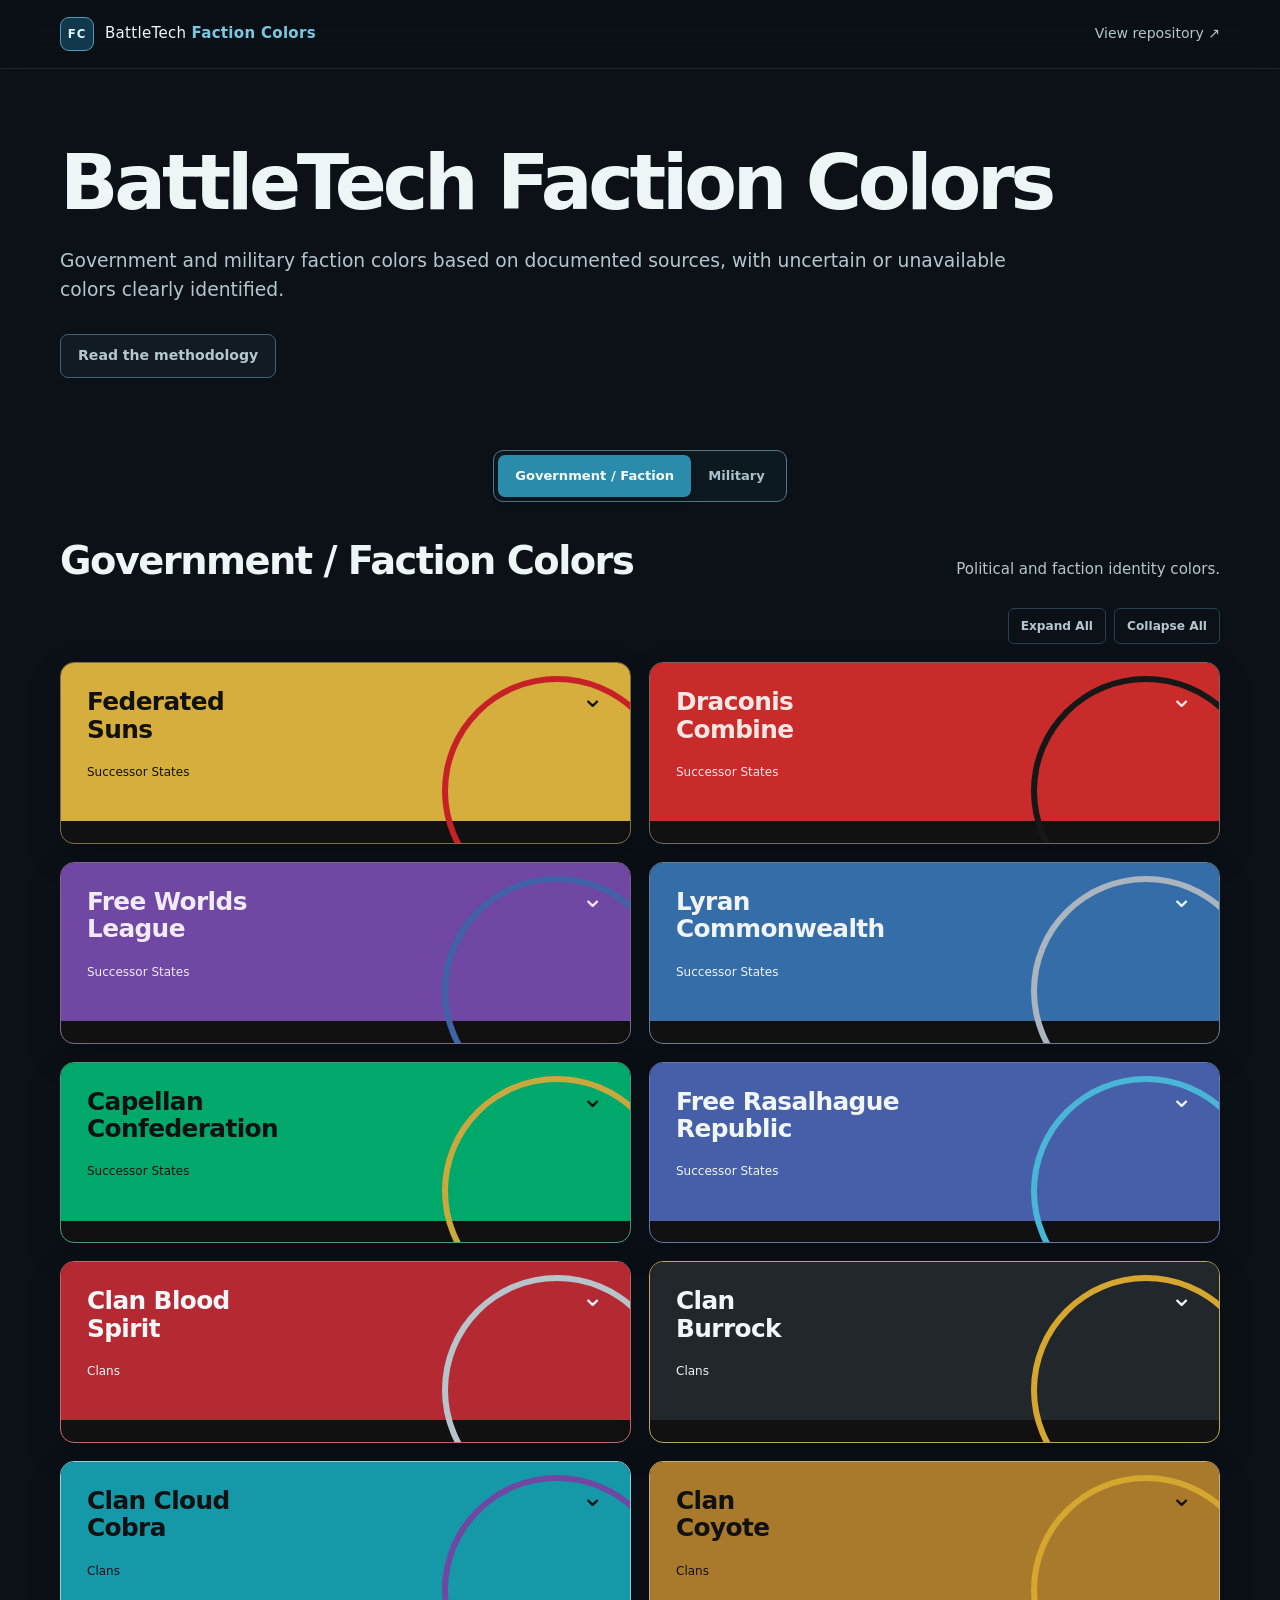
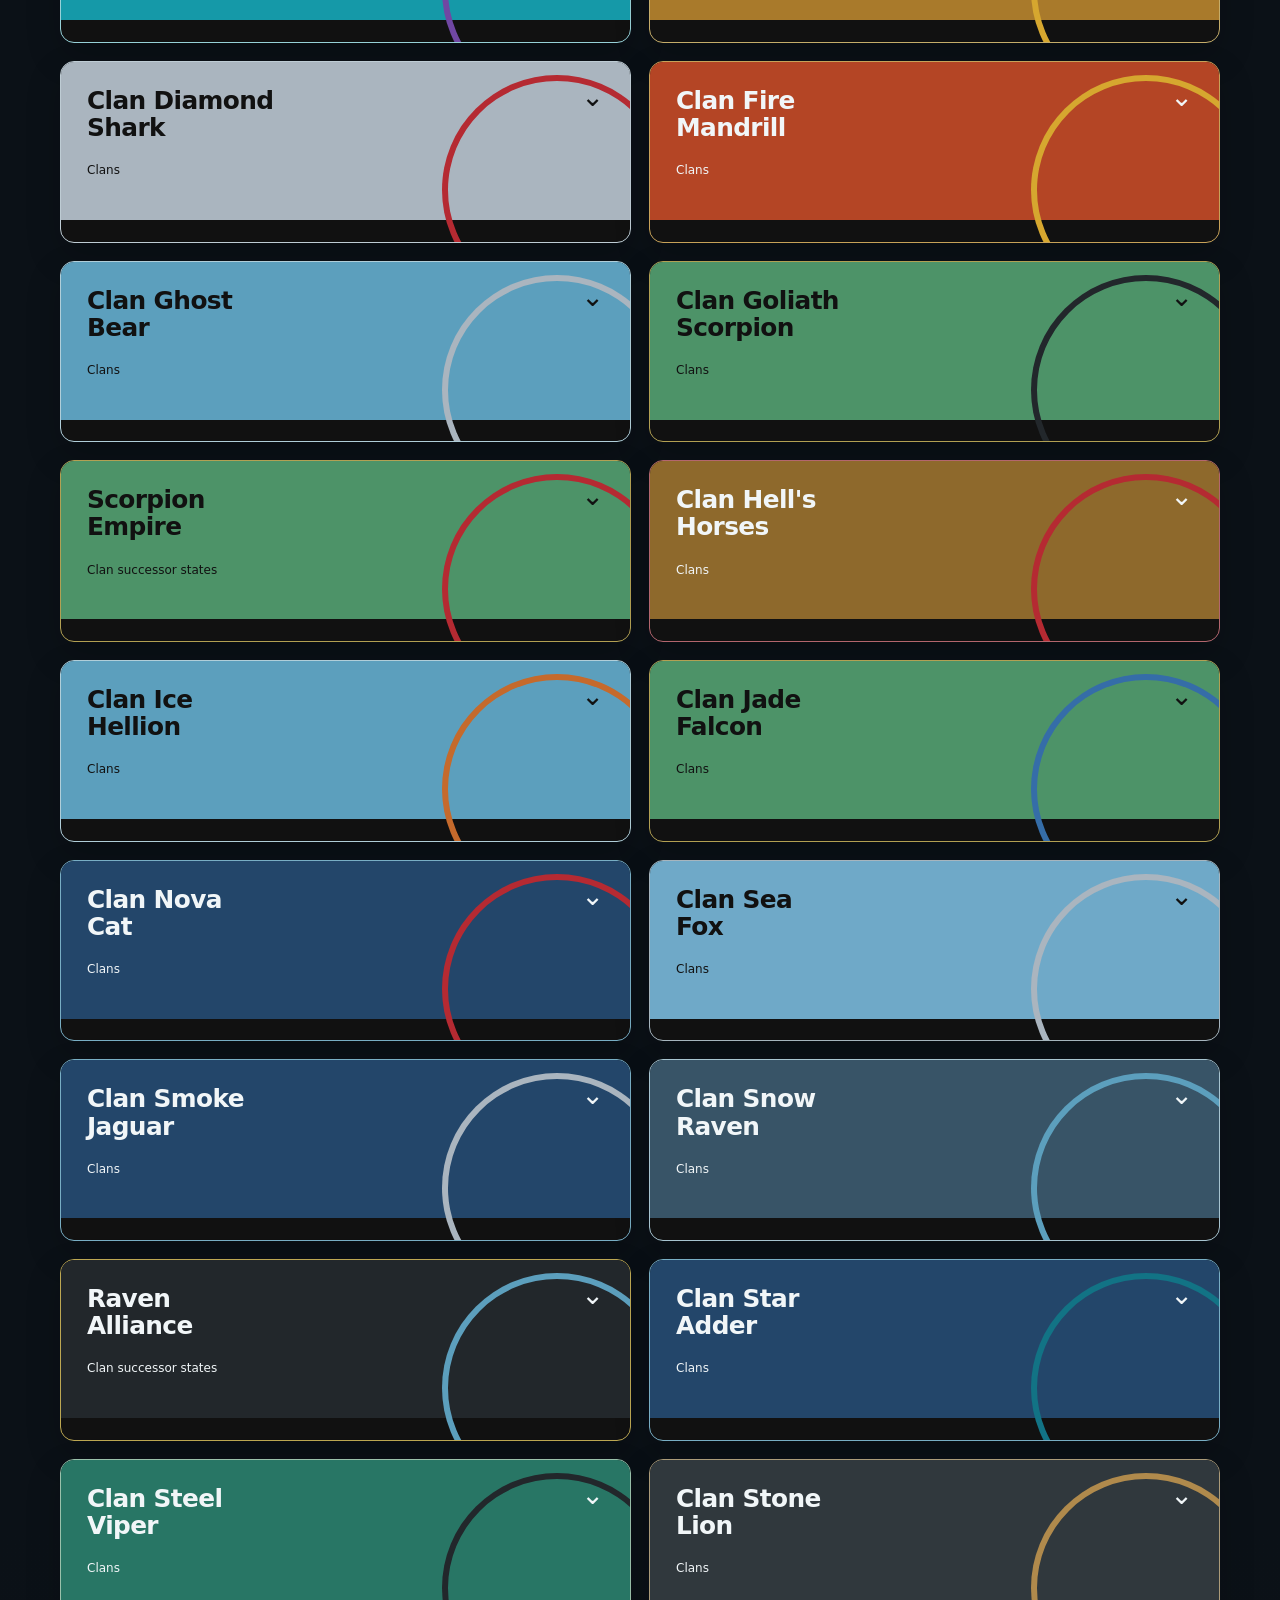
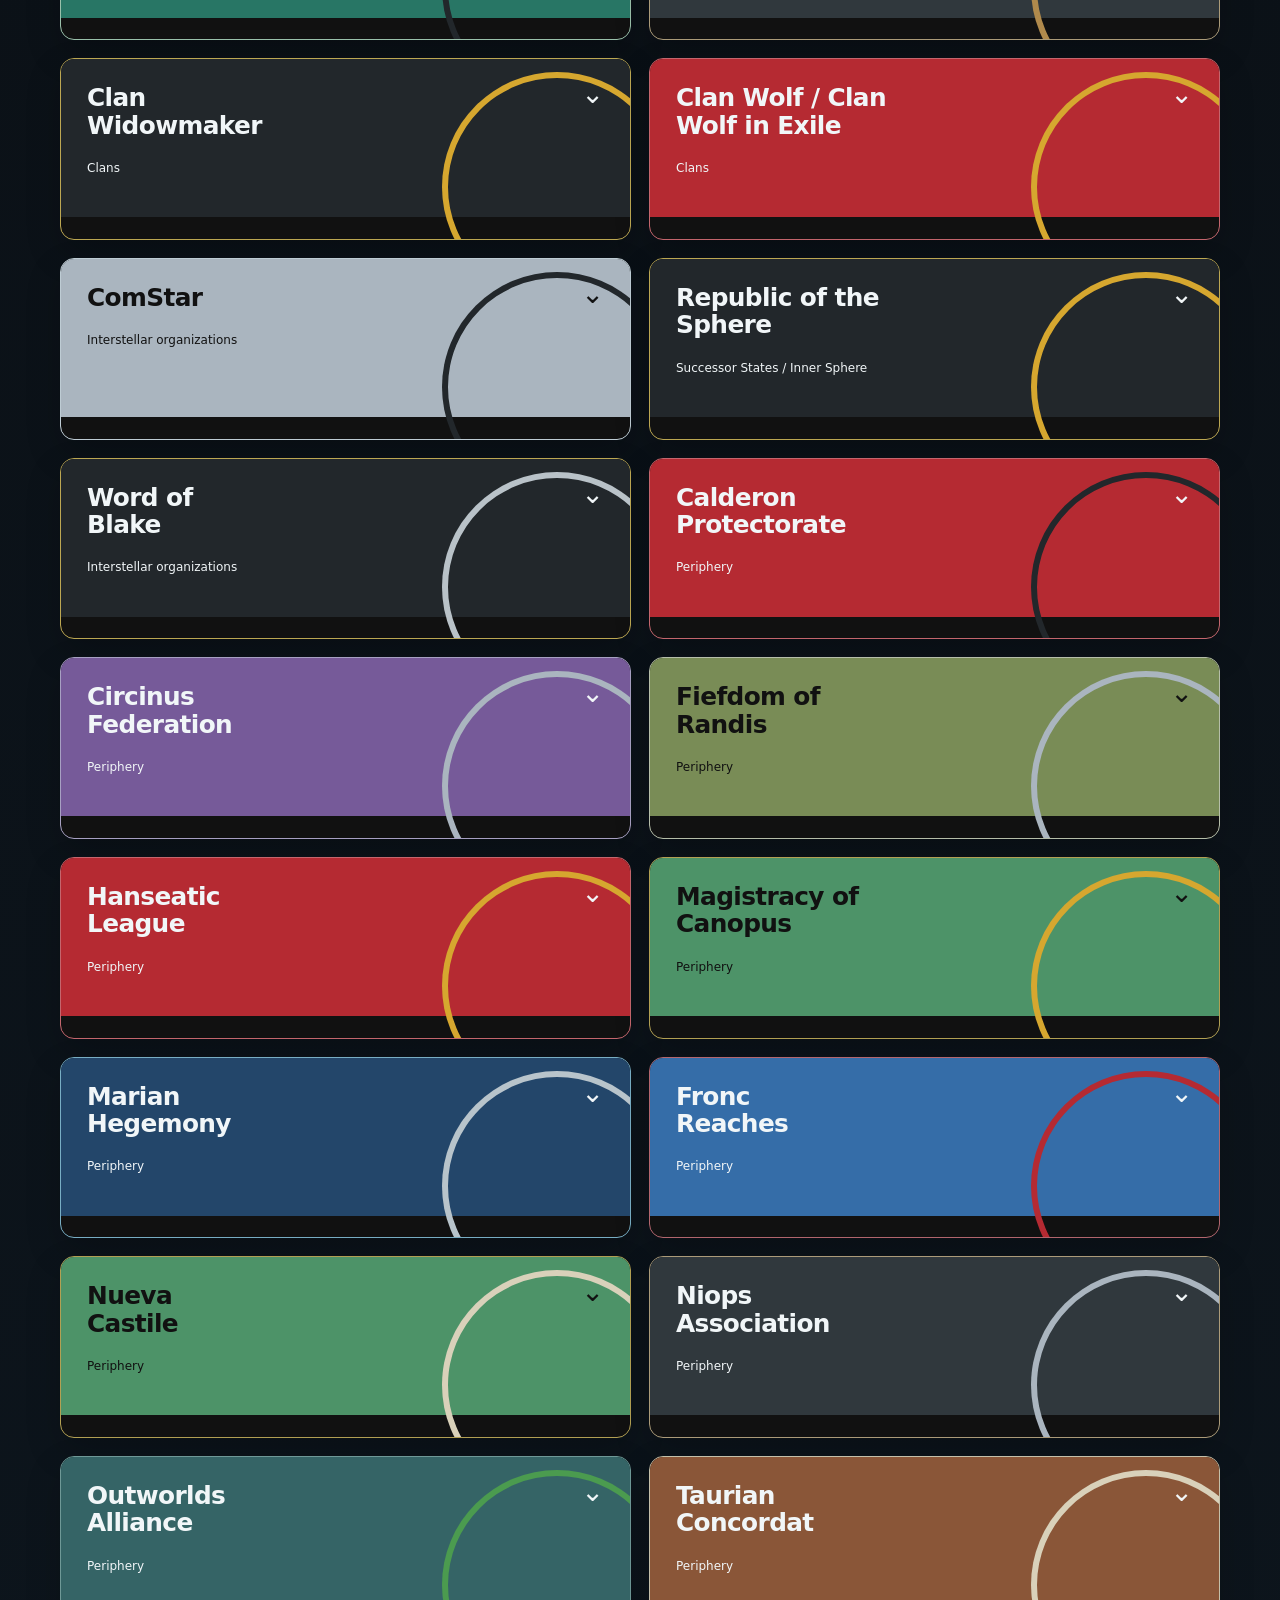
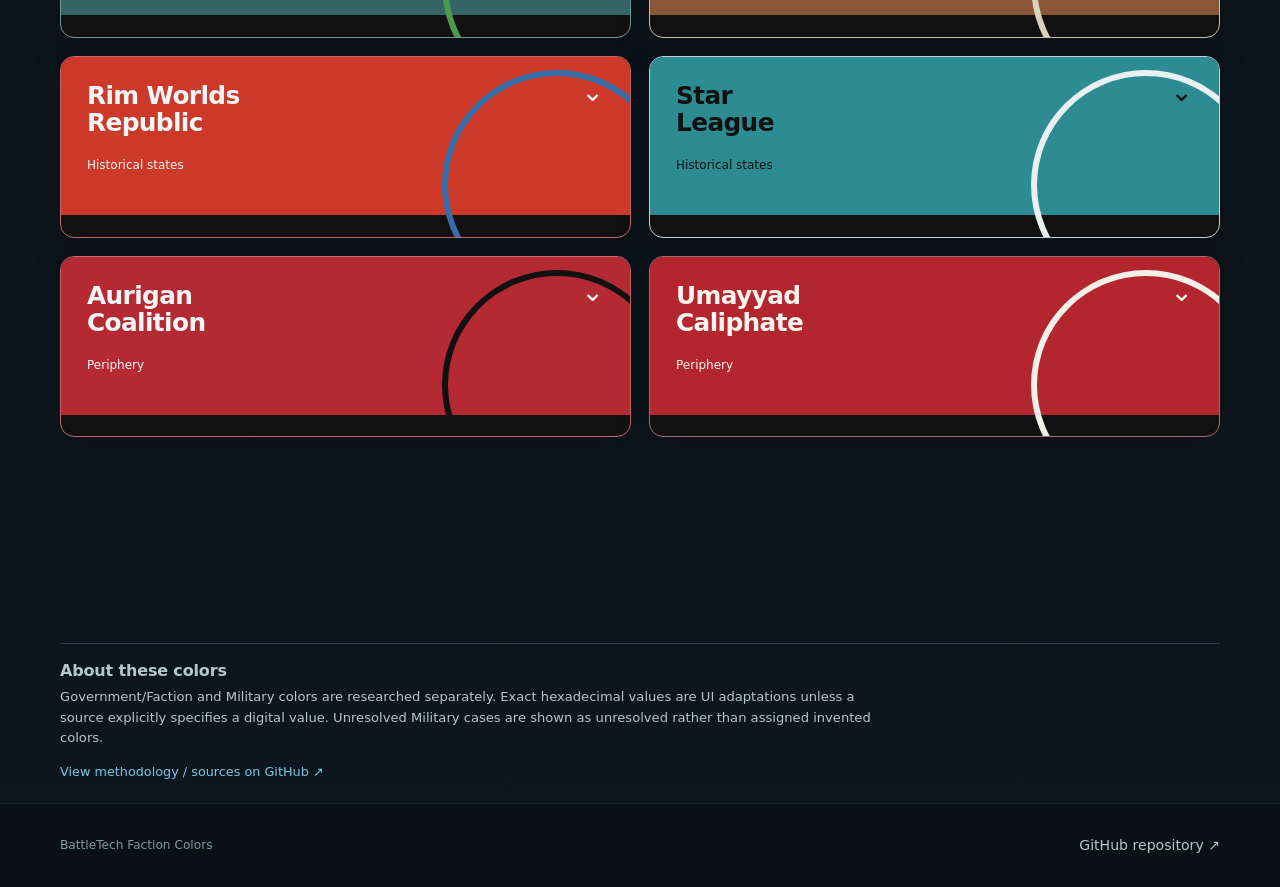
<file: index.html>
<!doctype html>
<html lang="en">
<head>
  <meta charset="utf-8">
  <meta name="viewport" content="width=device-width, initial-scale=1">
  <meta name="description" content="BattleTech government, faction, and military color reference based on documented sources.">
  <title>BattleTech Faction Colors</title>
    <link rel="stylesheet" href="styles.css?rev=v11-top-cleanup">
</head>
<body>
  <header class="site-header">
    <div class="shell header-inner">
      <a class="wordmark" href="./" aria-label="BattleTech Faction Colors home">
        <span class="wordmark-mark" aria-hidden="true">FC</span>
        <span>BattleTech <strong>Faction Colors</strong></span>
      </a>
      <div class="header-layer-control" aria-label="Identity layer" hidden>
        <button type="button" class="header-mode-button" data-mode="government" aria-pressed="true">Government / Faction</button>
        <button type="button" class="header-mode-button" data-mode="military" aria-pressed="false">Military</button>
      </div>
      <a class="repo-link" href="https://github.com/SANSd20/battletech-faction-colors">View repository <span aria-hidden="true">↗</span></a>
    </div>
  </header>

  <main>
    <section class="hero shell">
      <div class="hero-copy">
        <h1>BattleTech Faction Colors</h1>
        <p class="lede">Government and military faction colors based on documented sources, with uncertain or unavailable colors clearly identified.</p>
        <div class="hero-actions">
          <a class="button button-secondary" href="#methodology">Read the methodology</a>
        </div>
      </div>
    </section>

    <section class="identity-switcher shell" aria-label="Identity view">
      <div class="segmented-control" role="group" aria-label="Choose identity mode">
        <button type="button" class="mode-button is-active" data-mode="government" aria-pressed="true">Government / Faction</button>
        <button type="button" class="mode-button" data-mode="military" aria-pressed="false">Military</button>
      </div>
    </section>

    <section id="palettes" class="palette-section shell">
      <div class="section-heading">
        <div>
          <h2 id="mode-heading">Government / Faction Colors</h2>
        </div>
        <p id="mode-intro" class="section-intro">Political and faction identity colors.</p>
      </div>
      <div class="collection-controls" aria-label="Palette browsing controls">
        <button type="button" class="utility-button" data-collection-action="expand">Expand All</button>
        <button type="button" class="utility-button" data-collection-action="collapse">Collapse All</button>
      </div>
      <div id="palette-grid" class="palette-grid" aria-live="polite">
        <div class="loading-card"><span class="loader" aria-hidden="true"></span>Loading palette data from <code>palettes/government-ui.yaml</code>…</div>
      </div>
      <div id="pending-identities" class="pending-identities" aria-live="polite"></div>
      <noscript>
        <div class="noscript-note">JavaScript is required to load the palette cards directly from the authoritative YAML file. The methodology and project boundaries remain available below.</div>
      </noscript>
    </section>

    <section id="methodology" class="methodology shell" aria-labelledby="about-colors-heading">
      <h2 id="about-colors-heading">About these colors</h2>
      <p>Government/Faction and Military colors are researched separately. Exact hexadecimal values are UI adaptations unless a source explicitly specifies a digital value. Unresolved Military cases are shown as unresolved rather than assigned invented colors.</p>
      <a href="https://github.com/SANSd20/battletech-faction-colors">View methodology / sources on GitHub <span aria-hidden="true">↗</span></a>
    </section>
  </main>

  <footer class="site-footer">
    <div class="shell footer-inner">
      <span>BattleTech Faction Colors</span>
      <a href="https://github.com/SANSd20/battletech-faction-colors">GitHub repository <span aria-hidden="true">↗</span></a>
    </div>
  </footer>

    <script src="site.js?rev=v11-about-cleanup"></script>
</body>
</html>
</file>
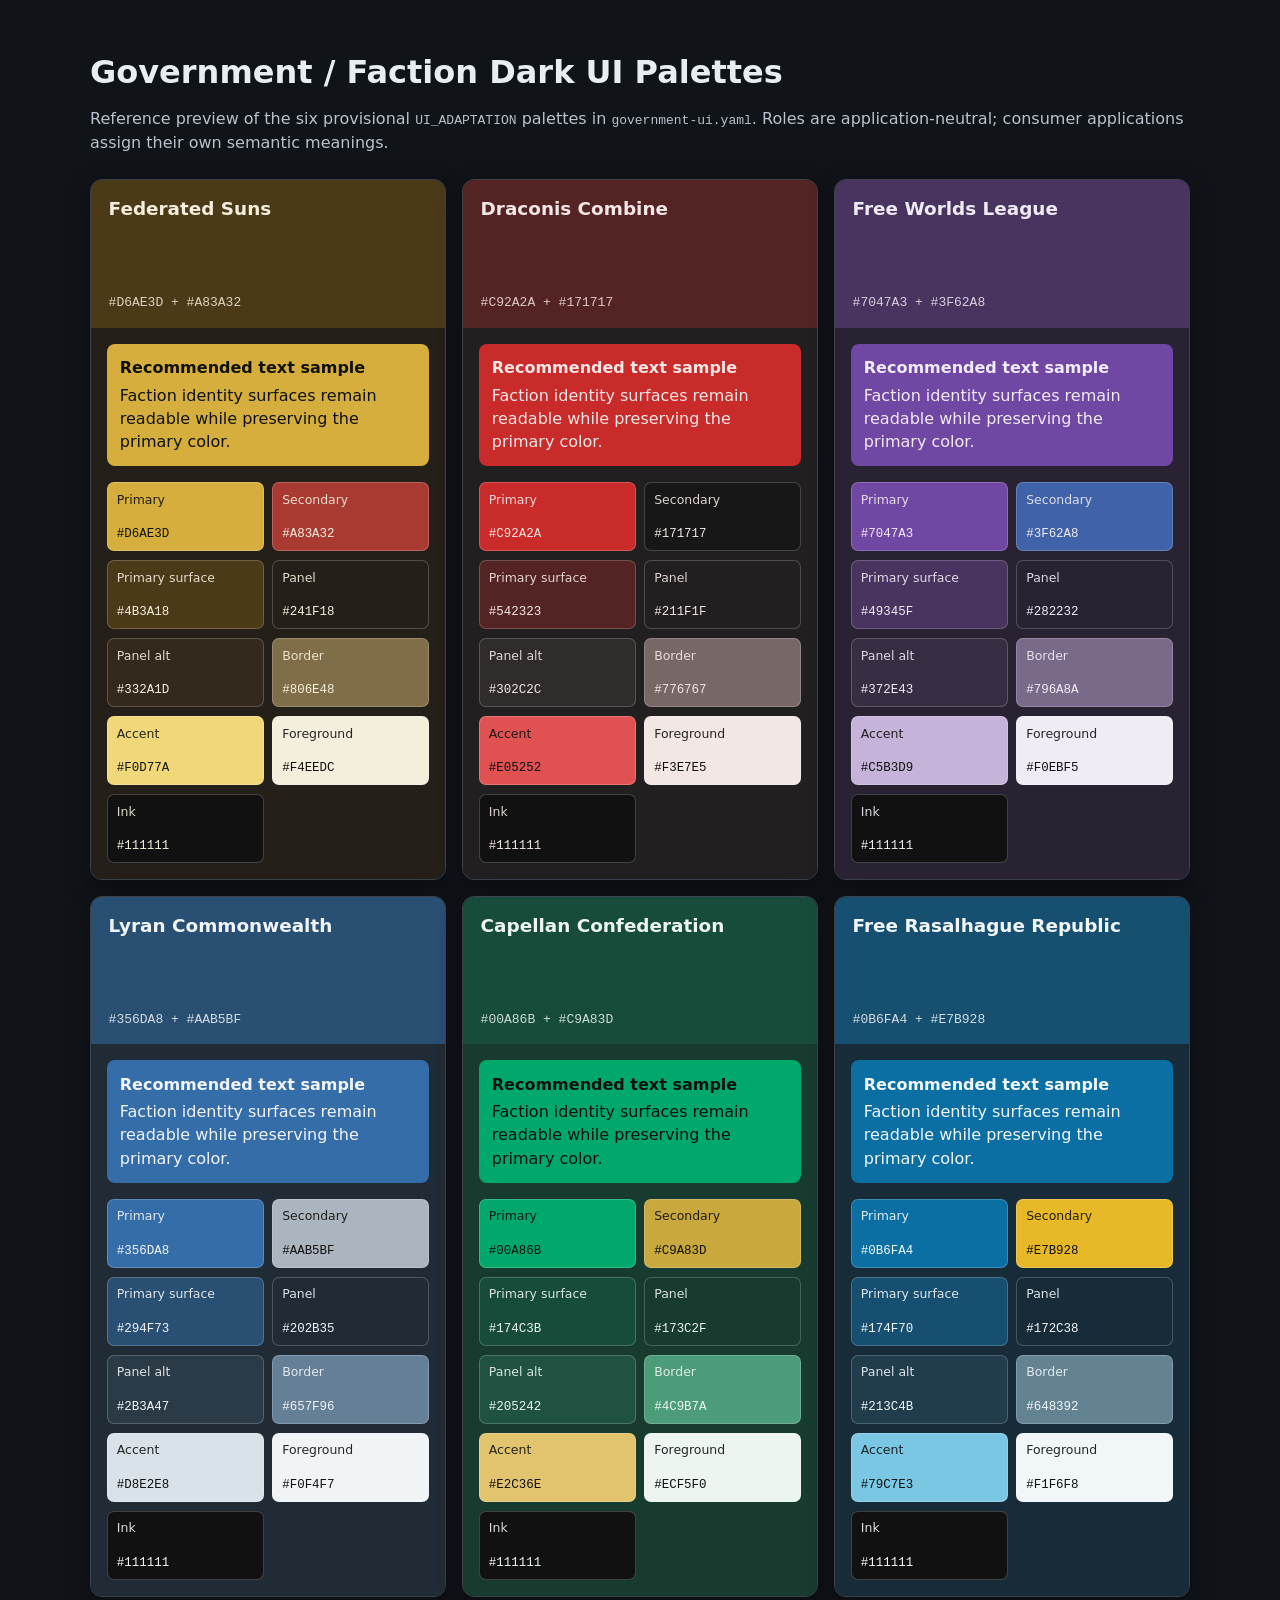
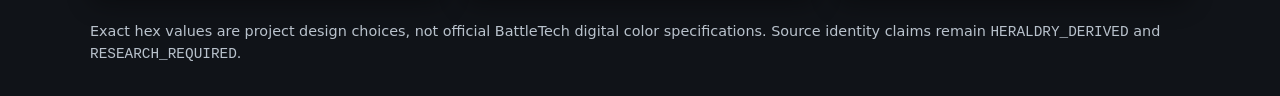
<file: palettes/government-ui-preview.html>
<!doctype html>
<html lang="en">
<head>
  <meta charset="utf-8">
  <meta name="viewport" content="width=device-width, initial-scale=1">
  <title>BattleTech Government UI Palette Preview</title>
  <style>
    :root { color-scheme: dark; font-family: Inter, system-ui, sans-serif; background: #101318; color: #e8edf2; }
    body { margin: 0; padding: 2rem; }
    header { max-width: 1100px; margin: 0 auto 1.5rem; }
    h1 { margin-bottom: .35rem; }
    p { color: #b9c2cc; line-height: 1.5; }
    .grid { max-width: 1100px; margin: auto; display: grid; grid-template-columns: repeat(auto-fit, minmax(320px, 1fr)); gap: 1rem; }
    .card { overflow: hidden; border: 1px solid #3b424b; border-radius: 12px; background: #1b1f25; box-shadow: 0 8px 24px #0005; }
    .hero { padding: 1.1rem; min-height: 7rem; display: flex; flex-direction: column; justify-content: space-between; }
    .hero h2 { margin: 0; font-size: 1.15rem; }
    .hero code { opacity: .85; }
    .content { padding: 1rem; }
    .sample { padding: .8rem; border-radius: 8px; margin-bottom: 1rem; line-height: 1.45; }
    .sample strong { display: block; margin-bottom: .25rem; }
    .swatches { display: grid; grid-template-columns: repeat(2, minmax(0, 1fr)); gap: .55rem; }
    .swatch { min-height: 3.1rem; padding: .55rem; border-radius: 7px; display: flex; flex-direction: column; justify-content: space-between; border: 1px solid #ffffff33; }
    .swatch span { font-size: .78rem; opacity: .9; }
    .swatch code { font-size: .78rem; }
    .note { max-width: 1100px; margin: 1.5rem auto 0; font-size: .9rem; }
  </style>
</head>
<body>
  <header>
    <h1>Government / Faction Dark UI Palettes</h1>
    <p>Reference preview of the six provisional <code>UI_ADAPTATION</code> palettes in <code>government-ui.yaml</code>. Roles are application-neutral; consumer applications assign their own semantic meanings.</p>
  </header>
  <main class="grid" id="palettes"></main>
  <p class="note">Exact hex values are project design choices, not official BattleTech digital color specifications. Source identity claims remain <code>HERALDRY_DERIVED</code> and <code>RESEARCH_REQUIRED</code>.</p>
  <script>
    // Values mirror palettes/government-ui.yaml. Keep this reference preview synchronized with that file.
    const palettes = [
      { name: 'Federated Suns', primary: '#D6AE3D', primary_deep: '#6B4D12', primary_surface: '#4B3A18', panel: '#241F18', panel_alt: '#332A1D', border: '#806E48', secondary: '#A83A32', accent: '#F0D77A', foreground: '#F4EEDC', ink: '#111111', textOnPrimary: 'ink', textOnSecondary: 'foreground', textOnAccent: 'ink' },
      { name: 'Draconis Combine', primary: '#C92A2A', primary_deep: '#681B1B', primary_surface: '#542323', panel: '#211F1F', panel_alt: '#302C2C', border: '#776767', secondary: '#171717', accent: '#E05252', foreground: '#F3E7E5', ink: '#111111', textOnPrimary: 'foreground', textOnSecondary: 'foreground', textOnAccent: 'ink' },
      { name: 'Free Worlds League', primary: '#7047A3', primary_deep: '#382550', primary_surface: '#49345F', panel: '#282232', panel_alt: '#372E43', border: '#796A8A', secondary: '#3F62A8', accent: '#C5B3D9', foreground: '#F0EBF5', ink: '#111111', textOnPrimary: 'foreground', textOnSecondary: 'foreground', textOnAccent: 'ink' },
      { name: 'Lyran Commonwealth', primary: '#356DA8', primary_deep: '#1D3B5D', primary_surface: '#294F73', panel: '#202B35', panel_alt: '#2B3A47', border: '#657F96', secondary: '#AAB5BF', accent: '#D8E2E8', foreground: '#F0F4F7', ink: '#111111', textOnPrimary: 'foreground', textOnSecondary: 'ink', textOnAccent: 'ink' },
      { name: 'Capellan Confederation', primary: '#00A86B', primary_deep: '#0B3A2B', primary_surface: '#174C3B', panel: '#173C2F', panel_alt: '#205242', border: '#4C9B7A', secondary: '#C9A83D', accent: '#E2C36E', foreground: '#ECF5F0', ink: '#111111', textOnPrimary: 'ink', textOnSecondary: 'ink', textOnAccent: 'ink' },
      { name: 'Free Rasalhague Republic', primary: '#0B6FA4', primary_deep: '#06456A', primary_surface: '#174F70', panel: '#172C38', panel_alt: '#213C4B', border: '#648392', secondary: '#E7B928', accent: '#79C7E3', foreground: '#F1F6F8', ink: '#111111', textOnPrimary: 'foreground', textOnSecondary: 'ink', textOnAccent: 'ink' }
    ];
    const labels = { primary: 'Primary', secondary: 'Secondary', primary_surface: 'Primary surface', panel: 'Panel', panel_alt: 'Panel alt', border: 'Border', accent: 'Accent', foreground: 'Foreground', ink: 'Ink' };
    document.querySelector('#palettes').innerHTML = palettes.map(p => {
      const text = p[p.textOnPrimary];
      const textColor = key => key === 'primary' ? p[p.textOnPrimary] : key === 'secondary' ? p[p.textOnSecondary] : key === 'accent' ? p[p.textOnAccent] : ['primary_surface', 'panel', 'panel_alt', 'border', 'ink'].includes(key) ? p.foreground : p.ink;
      const swatches = Object.entries(labels).map(([key, label]) => `<div class="swatch" style="background:${p[key]};color:${textColor(key)}"><span>${label}</span><code>${p[key]}</code></div>`).join('');
      return `<article class="card"><div class="hero" style="background:${p.primary_surface};color:${p.foreground}"><h2>${p.name}</h2><code>${p.primary} + ${p.secondary}</code></div><div class="content" style="background:${p.panel};color:${p.foreground}"><div class="sample" style="background:${p.primary};color:${text}"><strong>Recommended text sample</strong>Faction identity surfaces remain readable while preserving the primary color.</div><div class="swatches">${swatches}</div></div></article>`;
    }).join('');
  </script>
</body>
</html>
</file>
<file: styles.css>
:root {
  color-scheme: dark;
  --canvas: #0b1117;
  --canvas-raised: #101a23;
  --canvas-soft: #15232d;
  --line: #29404d;
  --line-bright: #3f6170;
  --text: #eef5f7;
  --text-soft: #b5c7cd;
  --text-muted: #7f9aa5;
  --focus: #79c7e3;
  --shadow: 0 24px 70px rgba(0, 0, 0, .28);
  font-family: Inter, ui-sans-serif, system-ui, -apple-system, BlinkMacSystemFont, "Segoe UI", sans-serif;
}

* { box-sizing: border-box; }
html { scroll-behavior: smooth; }
body {
  margin: 0;
  min-width: 320px;
  background:
    radial-gradient(circle at 80% -10%, rgba(30, 104, 139, .18), transparent 34rem),
    linear-gradient(180deg, #0b1117 0%, #0b1117 55%, #0d161e 100%);
  color: var(--text);
  line-height: 1.55;
}
a { color: inherit; }
code { font-family: "SFMono-Regular", Consolas, "Liberation Mono", monospace; font-size: .88em; }
.shell { width: min(1160px, calc(100% - 40px)); margin: 0 auto; }

.site-header { border-bottom: 1px solid rgba(126, 173, 188, .14); background: rgba(11, 17, 23, .82); backdrop-filter: blur(16px); position: sticky; top: 0; z-index: 5; }
.header-inner, .footer-inner { min-height: 68px; display: flex; align-items: center; justify-content: space-between; gap: 20px; }
.wordmark { display: inline-flex; align-items: center; gap: 11px; color: var(--text); text-decoration: none; font-size: .94rem; letter-spacing: .02em; }
.wordmark strong { color: #79c7e3; font-weight: 700; }
.header-layer-control { display: none; align-items: center; gap: 3px; margin-left: auto; margin-right: 18px; padding: 3px; border: 1px solid var(--line); border-radius: 7px; background: rgba(18, 31, 40, .94); }
.header-layer-control.is-visible { display: flex; }
.header-mode-button { padding: 7px 9px; border: 0; border-radius: 4px; background: transparent; color: var(--text-soft); font: inherit; font-size: .68rem; font-weight: 800; cursor: pointer; }
.header-mode-button.is-active { background: #315d70; color: #f1f6f8; }
.header-mode-button:focus-visible { outline: 2px solid var(--focus); outline-offset: 2px; }
.wordmark-mark { display: grid; place-items: center; width: 34px; height: 34px; border: 1px solid #4f9bb7; border-radius: 9px; background: #12384b; color: #dff5fc; font-size: .73rem; font-weight: 800; letter-spacing: .08em; }
.repo-link, .footer-inner a { color: var(--text-soft); font-size: .88rem; text-decoration: none; }
.repo-link:hover, .footer-inner a:hover { color: var(--focus); }

.hero { display: grid; grid-template-columns: minmax(0, 1fr); align-items: center; gap: 48px; padding-top: 74px; padding-bottom: 72px; }
.hero-copy { max-width: 1000px; }
.eyebrow, .card-kicker { margin: 0 0 12px; color: #79c7e3; font-size: .72rem; font-weight: 800; letter-spacing: .16em; text-transform: uppercase; }
h1, h2, h3, p { margin-top: 0; }
h1 { max-width: none; margin-bottom: 24px; font-size: clamp(2.4rem, 6vw, 5.2rem); line-height: 1.03; letter-spacing: -.055em; }
.lede { max-width: 960px; margin-bottom: 30px; color: var(--text-soft); font-size: clamp(1rem, 1.7vw, 1.17rem); }
.hero-actions { display: flex; flex-wrap: wrap; gap: 12px; }
.button { display: inline-flex; align-items: center; gap: 9px; min-height: 44px; padding: 0 17px; border: 1px solid var(--line-bright); border-radius: 8px; font-size: .88rem; font-weight: 700; text-decoration: none; transition: transform .18s ease, border-color .18s ease, background .18s ease; }
.button:hover { transform: translateY(-2px); border-color: var(--focus); }
.button-secondary { background: rgba(20, 34, 44, .62); color: var(--text-soft); }



.identity-switcher { display: flex; align-items: center; justify-content: center; margin-bottom: 38px; padding: 0; }
.segmented-control { display: inline-flex; padding: 4px; border: 1px solid #557786; border-radius: 10px; background: #0c1921; }
.mode-button { min-height: 42px; padding: 0 17px; border: 0; border-radius: 7px; background: transparent; color: #abc1c9; cursor: pointer; font: inherit; font-size: .82rem; font-weight: 800; }
.mode-button:hover { color: #f1f8fa; background: rgba(76, 139, 161, .22); }
.mode-button.is-active { background: #2b8baa; color: #f7fcfd; box-shadow: 0 2px 9px rgba(0, 0, 0, .25); }

.palette-section, .methodology { padding-bottom: 112px; }
.section-heading { display: flex; align-items: end; justify-content: space-between; gap: 40px; margin-bottom: 28px; }
h2 { margin-bottom: 0; font-size: clamp(1.75rem, 3vw, 2.65rem); line-height: 1.08; letter-spacing: -.04em; }
.section-intro { max-width: 455px; margin-bottom: 0; color: var(--text-soft); font-size: .94rem; }
.palette-grid { display: grid; grid-template-columns: repeat(2, minmax(0, 1fr)); align-items: start; gap: 18px; }
.palette-grid { --collapsed-card-height: 181.69px; }
.palette-card:not(.is-expanded), .blueprint-card:not(.is-expanded) { height: var(--collapsed-card-height); }
.collection-controls { display: flex; justify-content: flex-end; gap: 8px; margin: -2px 0 18px; }
.utility-button { padding: 8px 12px; border: 1px solid var(--line); border-radius: 6px; background: transparent; color: var(--text-soft); font: inherit; font-size: .76rem; font-weight: 700; cursor: pointer; }
.utility-button:hover, .utility-button:focus-visible { border-color: var(--accent); color: var(--text); }
.loading-card, .noscript-note { grid-column: 1 / -1; padding: 36px; border: 1px dashed var(--line-bright); border-radius: 12px; color: var(--text-soft); text-align: center; }
.loader { display: inline-block; width: 13px; height: 13px; margin-right: 8px; border: 2px solid #79c7e3; border-top-color: transparent; border-radius: 50%; vertical-align: -2px; animation: spin .8s linear infinite; }
@keyframes spin { to { transform: rotate(360deg); } }

.palette-card { --primary: #356da8; --primary-deep: #1d3b5d; --primary-surface: #294f73; --panel: #202b35; --panel-alt: #2b3a47; --border: #657f96; --secondary: #aab5bf; --accent: #d8e2e8; --foreground: #f0f4f7; --ink: #111111; overflow: hidden; border: 1px solid var(--border); border-radius: 14px; background: var(--ink); box-shadow: 0 14px 35px rgba(0, 0, 0, .18); }
.palette-card.fallback-card { border-color: rgba(216, 221, 224, .72); }
.fallback-card .palette-hero-meta code { color: #111; background: #d8dde0; }
.palette-hero { position: relative; min-height: 158px; padding: 25px 26px 22px; background: var(--primary); isolation: isolate; }
.palette-disclosure, .blueprint-disclosure { width: 100%; border: 0; text-align: left; font: inherit; cursor: pointer; }
.palette-disclosure { display: flex; align-items: flex-start; justify-content: space-between; color: inherit; }
.palette-hero-copy { min-width: 0; }
.disclosure-icon { position: relative; z-index: 1; flex: 0 0 auto; margin: -4px 0 0 16px; font-size: 1.7rem; line-height: 1; transition: transform .15s ease; }
.palette-card.is-expanded .disclosure-icon, .blueprint-card.is-expanded .disclosure-icon { transform: rotate(180deg); }
.palette-disclosure:focus-visible, .blueprint-disclosure:focus-visible { outline: 2px solid currentColor; outline-offset: -5px; border-radius: 8px; }
.palette-hero::after { position: absolute; right: -42px; bottom: -85px; width: 230px; height: 230px; border: 0; box-shadow: inset 0 0 0 6px var(--secondary); border-radius: 50%; content: ""; opacity: 1; }
.palette-hero h3 { position: relative; z-index: 1; max-width: 72%; margin-bottom: 20px; color: inherit; font-size: 1.55rem; line-height: 1.1; letter-spacing: -.025em; }
.palette-hero-meta { position: relative; z-index: 1; display: flex; align-items: center; flex-wrap: wrap; gap: 8px; color: inherit; font-size: .75rem; }
.palette-body { padding: 20px 22px 22px; }
.swatch-grid { display: grid; grid-template-columns: repeat(3, minmax(0, 1fr)); gap: 7px; }
.swatch { min-height: 65px; padding: 9px; border: 1px solid rgba(255, 255, 255, .12); border-radius: 6px; display: flex; flex-direction: column; justify-content: space-between; }
.swatch-label { font-size: .65rem; font-weight: 700; line-height: 1.1; opacity: 1; }
.swatch code { font-size: .65rem; line-height: 1; }
.note { margin: 15px 0 0; color: var(--text-soft); font-size: .77rem; }
.note code { color: #c8e9f3; }
.error-card { grid-column: 1 / -1; padding: 24px; border: 1px solid #914d58; border-radius: 12px; background: #321d25; color: #f8dce0; }
.pending-identities { margin-top: 32px; }
.military-summary { margin: 0; color: var(--text-soft); font-size: .82rem; }

.blueprint-card { position: relative; min-height: 0; overflow: hidden; border-radius: 14px; background: #142b38; box-shadow: 0 14px 35px rgba(0, 0, 0, .18); }
.blueprint-disclosure { position: relative; display: flex; align-items: flex-start; justify-content: space-between; min-height: 150px; padding: 28px 30px; background: transparent; color: #e6f3f5; }
.blueprint-disclosure h3 { margin: 0 0 14px; }
.blueprint-disclosure .blueprint-status { display: inline-block; }
.blueprint-content { padding: 0 30px 30px; }
.blueprint-content[hidden], .palette-body[hidden] { display: none; }
.blueprint-grid { position: absolute; inset: 0; opacity: .55; background-image: linear-gradient(rgba(105, 189, 211, .14) 1px, transparent 1px), linear-gradient(90deg, rgba(105, 189, 211, .14) 1px, transparent 1px); background-size: 22px 22px; }
.blueprint-grid::after { position: absolute; inset: 12% 9%; border: 1px dashed rgba(132, 213, 227, .5); transform: rotate(-3deg); content: ""; }
.blueprint-content { position: relative; z-index: 1; display: flex; min-height: 0; flex-direction: column; align-items: flex-start; padding: 27px; border: 1px dashed #76bfd0; border-radius: 14px; background: linear-gradient(135deg, rgba(16, 48, 63, .86), rgba(13, 29, 39, .82)); }
.sketch-state .blueprint-content { border-color: #8b9ca1; background: linear-gradient(135deg, rgba(29, 43, 48, .86), rgba(18, 29, 34, .84)); }
.blueprint-status { display: inline-flex; margin-bottom: 17px; padding: 8px 10px; border: 1px solid #8ed6e5; border-radius: 5px; color: #b7eff8; font-size: .72rem; font-weight: 900; letter-spacing: .1em; text-transform: uppercase; }
.sketch-state .blueprint-status { border-color: #b7c4c7; color: #e2ebed; }
.blueprint-reason { max-width: 470px; margin: 0; color: #a8cbd3; font-size: .76rem; }

.methodology { margin-top: 62px; padding: 18px 0 20px; border-top: 1px solid var(--line); color: var(--text-soft); }
.methodology h2 { margin-bottom: 8px; font-size: 1rem; letter-spacing: -.01em; }
.methodology p { max-width: 820px; margin-bottom: 10px; font-size: .82rem; }
.methodology a { color: var(--focus); font-size: .8rem; text-decoration: none; }
.methodology a:hover { text-decoration: underline; }

.site-footer { border-top: 1px solid rgba(126, 173, 188, .14); background: #091016; }
.footer-inner { min-height: 83px; color: var(--text-muted); font-size: .76rem; }

:focus-visible { outline: 2px solid var(--focus); outline-offset: 3px; }
@media (max-width: 850px) {
  .hero { grid-template-columns: 1fr; padding-top: 58px; }
}
@media (max-width: 640px) {
  .collection-controls { justify-content: flex-start; }
  .shell { width: min(100% - 28px, 1160px); }
  .header-inner { min-height: 60px; }
  .repo-link { font-size: 0; }
  .repo-link span { font-size: 1.2rem; }
  .hero { min-height: auto; padding-top: 46px; padding-bottom: 52px; }
  h1 { font-size: clamp(2.45rem, 13vw, 4rem); }
  .section-heading { display: block; }
  .identity-switcher { display: flex; padding: 0; }
  .segmented-control { display: grid; grid-template-columns: 1fr 1fr; }
  .mode-button { padding: 0 8px; font-size: .72rem; }
  .section-intro { margin-top: 15px; }
  .palette-grid { grid-template-columns: 1fr; }
  .header-layer-control { margin-right: 8px; }
  .header-mode-button { padding: 7px 5px; font-size: .61rem; }
  .swatch-grid { grid-template-columns: repeat(2, 1fr); }
  .footer-inner { align-items: flex-start; flex-direction: column; justify-content: center; gap: 5px; padding: 18px 0; }
}
@media (prefers-reduced-motion: reduce) {
  *, *::before, *::after { scroll-behavior: auto !important; animation-duration: .001ms !important; transition-duration: .001ms !important; }
}

/* Let the secondary circle continue behind expanded palette content. */
.palette-hero {
    z-index: 1;
}

.palette-body {
    position: relative;
    z-index: 2;
}
</file>
